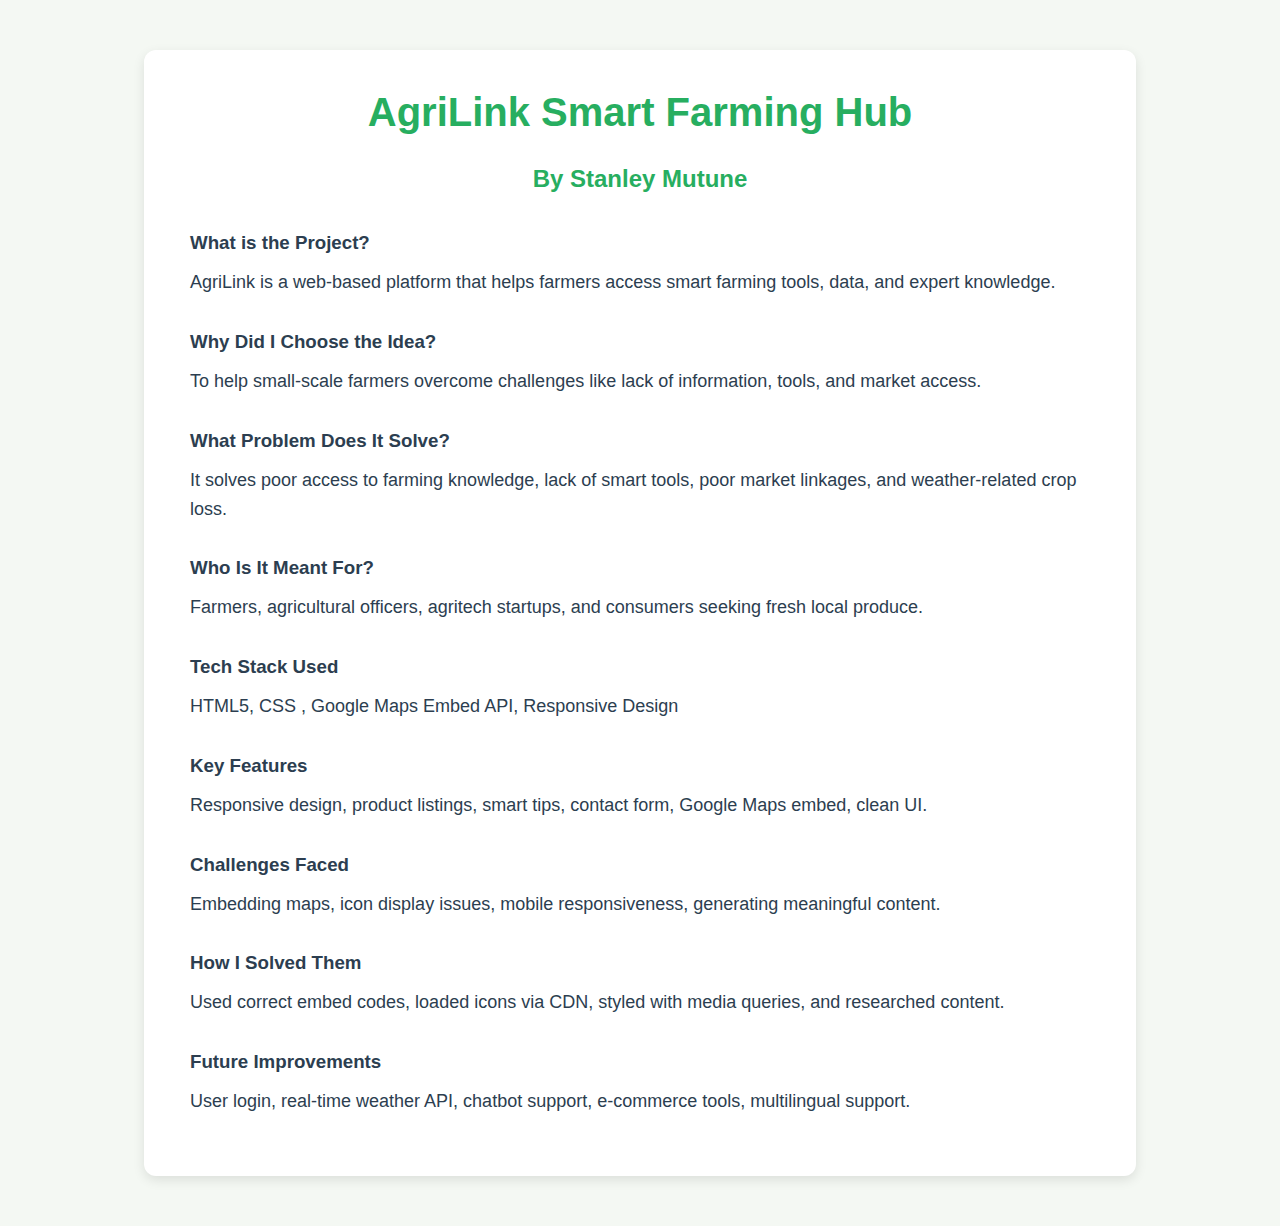
<file: agrilink-presentation.html>
<!DOCTYPE html>
<html lang="en">
<head>
  <meta charset="UTF-8">
  <meta name="viewport" content="width=device-width, initial-scale=1.0">
  <title>Project Overview - AgriLink</title>
  <link rel="stylesheet" href="style.css">
  <style>
    body {
      font-family: 'Segoe UI', sans-serif;
      background-color: #f4f8f3;
      color: #2c3e50;
      margin: 0;
      padding: 0;
    }

    .container {
      max-width: 1000px;
      margin: 50px auto;
      padding: 30px;
      background: #fff;
      border-radius: 12px;
      box-shadow: 0 4px 12px rgba(0,0,0,0.1);
    }

    h1, h2 {
      color: #27ae60;
      text-align: center;
    }

    .section {
      margin: 30px 0;
    }

    .section h3 {
      color: #2c3e50;
      margin-bottom: 10px;
    }

    .section p {
      margin: 0;
      line-height: 1.6;
    }
  </style>
</head>
<body>
  <div class="container">
    <h1>AgriLink Smart Farming Hub</h1>
    <h2>By Stanley Mutune</h2>

    <div class="section">
      <h3>What is the Project?</h3>
      <p>AgriLink is a web-based platform that helps farmers access smart farming tools, data, and expert knowledge.</p>
    </div>

    <div class="section">
      <h3>Why Did I Choose the Idea?</h3>
      <p>To help small-scale farmers overcome challenges like lack of information, tools, and market access.</p>
    </div>

    <div class="section">
      <h3>What Problem Does It Solve?</h3>
      <p>It solves poor access to farming knowledge, lack of smart tools, poor market linkages, and weather-related crop loss.</p>
    </div>

    <div class="section">
      <h3>Who Is It Meant For?</h3>
      <p>Farmers, agricultural officers, agritech startups, and consumers seeking fresh local produce.</p>
    </div>

    <div class="section">
      <h3>Tech Stack Used</h3>
      <p>HTML5, CSS , Google Maps Embed API, Responsive Design</p>
    </div>

    <div class="section">
      <h3>Key Features</h3>
      <p>Responsive design, product listings, smart tips, contact form, Google Maps embed, clean UI.</p>
    </div>

    <div class="section">
      <h3>Challenges Faced</h3>
      <p>Embedding maps, icon display issues, mobile responsiveness, generating meaningful content.</p>
    </div>

    <div class="section">
      <h3>How I Solved Them</h3>
      <p>Used correct embed codes, loaded icons via CDN, styled with media queries, and researched content.</p>
    </div>

    <div class="section">
      <h3>Future Improvements</h3>
      <p>User login, real-time weather API, chatbot support, e-commerce tools, multilingual support.</p>
    </div>
  </div>
</body>
</html>
</file>
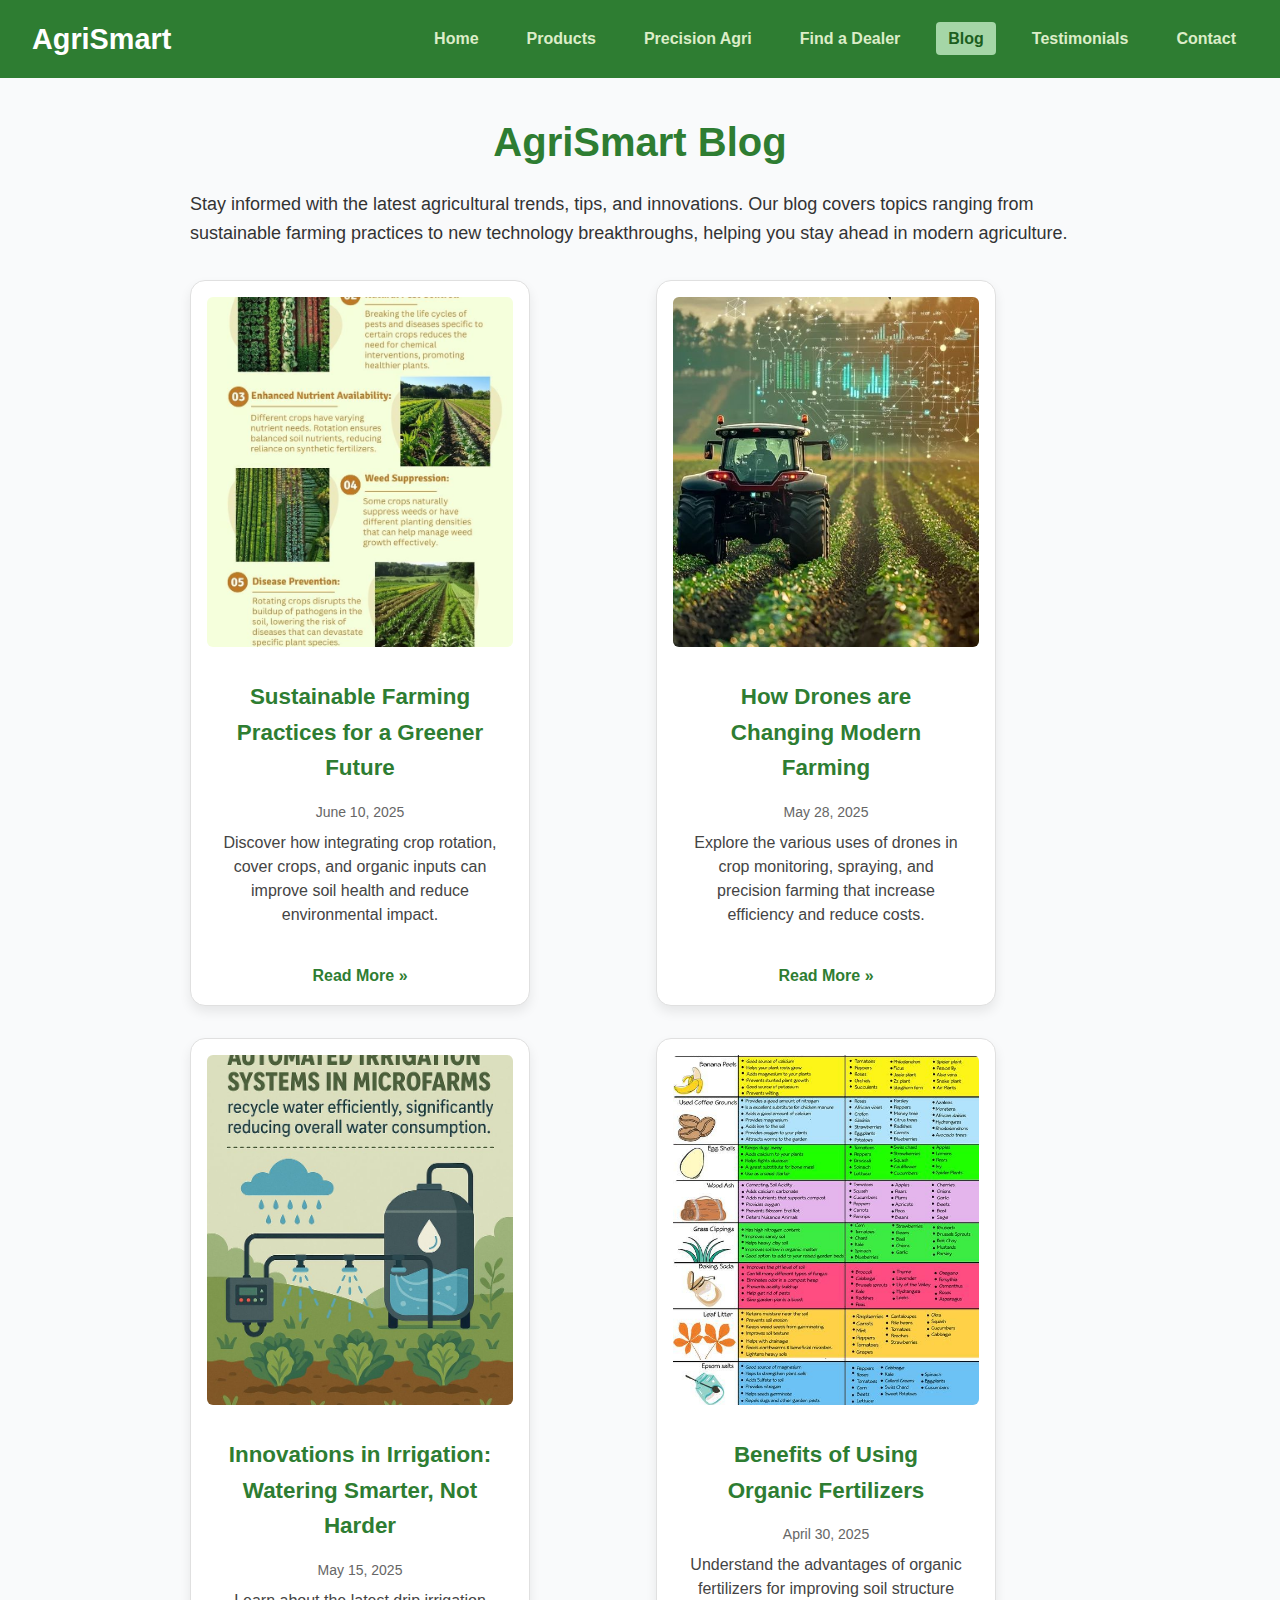
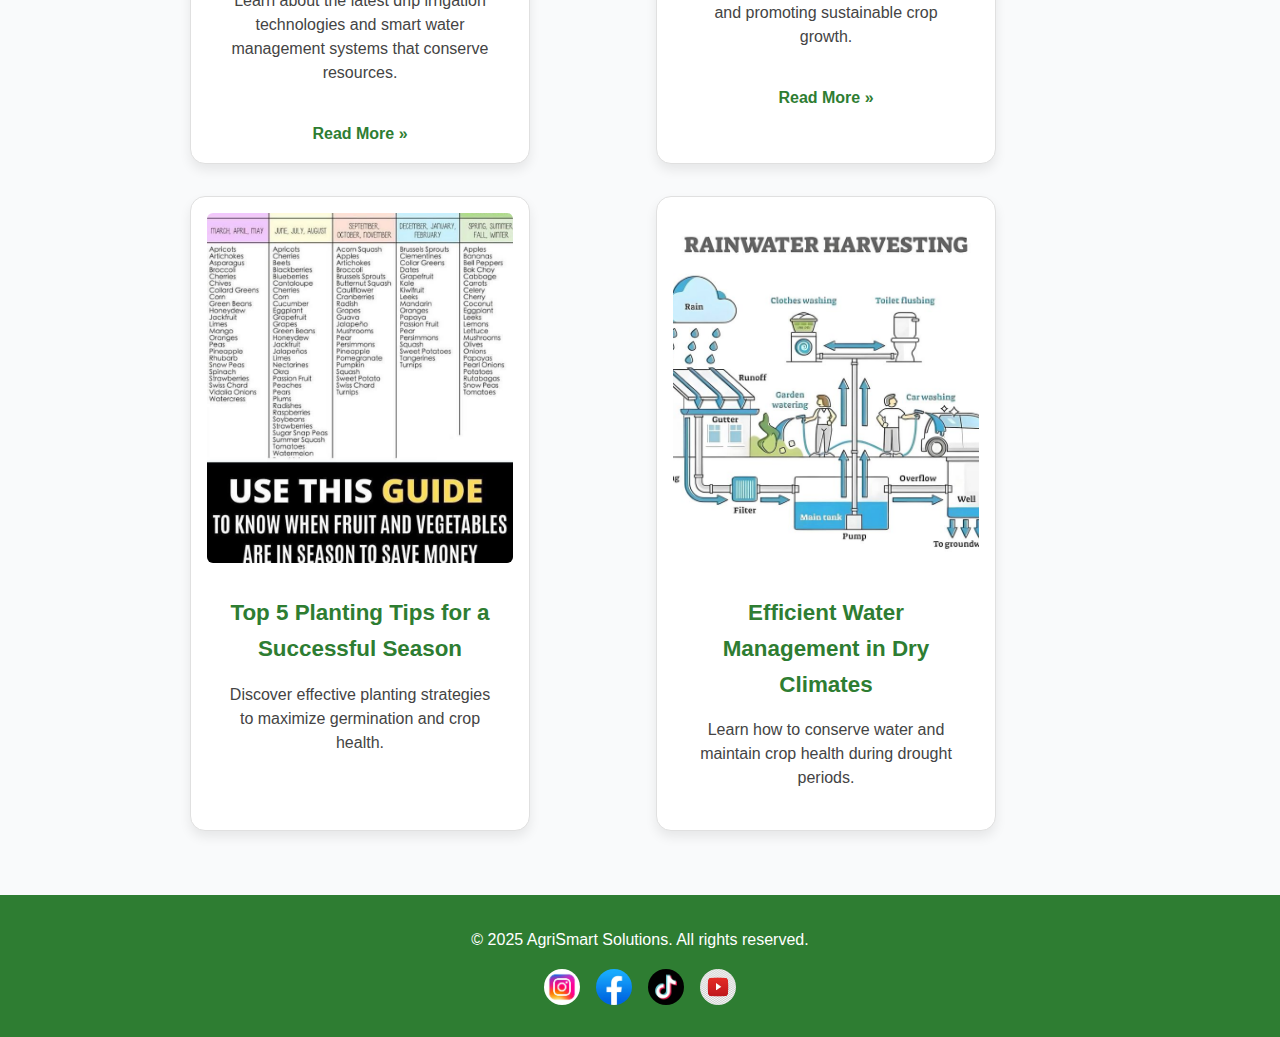
<file: blog.html>
<!DOCTYPE html>
<html lang="en">
<head>
  <meta charset="UTF-8" />
  <meta name="viewport" content="width=device-width, initial-scale=1" />
  <title>Blog - AgriSmart</title>
  <link rel="stylesheet" href="style.css" />
</head>
<body>
  <header class="navbar">
    <div class="logo">AgriSmart</div>
    <nav>
      <ul class="nav-links">
        <li><a href="index.html">Home</a></li>
        <li><a href="products.html">Products</a></li>
        <li><a href="precision.html">Precision Agri</a></li>
        <li><a href="dealers.html">Find a Dealer</a></li>
        <li><a href="blog.html" class="active">Blog</a></li>
        <li><a href="testimonials.html">Testimonials</a></li>
        <li><a href="contact.html">Contact</a></li>
      </ul>
    </nav>
  </header>

  <main class="section">
    <h1>AgriSmart Blog</h1>
    <p>
      Stay informed with the latest agricultural trends, tips, and innovations. Our blog covers topics ranging from sustainable farming practices to new technology breakthroughs, helping you stay ahead in modern agriculture.
    </p>

    <div class="grid blog-grid">
      <article class="card blog-post">
        <img src="assets/Discover the Benefits of Crop Rotation!.jpeg" alt="Sustainable Farming Practices" />
        <h3>Sustainable Farming Practices for a Greener Future</h3>
        <p class="date">June 10, 2025</p>
        <p>Discover how integrating crop rotation, cover crops, and organic inputs can improve soil health and reduce environmental impact.</p>
        <a href="#" class="read-more">Read More &raquo;</a>
      </article>
      
      <article class="card blog-post">
        <img src="assets/Futuristic agriculture_ drones, tractors, and precision farming technology_.jpeg" alt="Drones in Agriculture" />
        <h3>How Drones are Changing Modern Farming</h3>
        <p class="date">May 28, 2025</p>
        <p>Explore the various uses of drones in crop monitoring, spraying, and precision farming that increase efficiency and reduce costs.</p>
        <a href="#" class="read-more">Read More &raquo;</a>
      </article>

      <article class="card blog-post">
        <img src="assets/Smart Watering for Urban Farms_ Reduce Waste, Boost Growth.jpeg" alt="Irrigation Innovations" />
        <h3>Innovations in Irrigation: Watering Smarter, Not Harder</h3>
        <p class="date">May 15, 2025</p>
        <p>Learn about the latest drip irrigation technologies and smart water management systems that conserve resources.</p>
        <a href="#" class="read-more">Read More &raquo;</a>
      </article>

      <article class="card blog-post">
        <img src="assets/Feed Your Plants for Free_ Printable Fertilizer Cheat Sheet, Vegetable Garden Cheat Sheet, Organic Fertilizer Guide, Homemade Plant Food - Etsy UK.jpeg" alt="Organic Fertilizers" />
        <h3>Benefits of Using Organic Fertilizers</h3>
        <p class="date">April 30, 2025</p>
        <p>Understand the advantages of organic fertilizers for improving soil structure and promoting sustainable crop growth.</p>
        <a href="#" class="read-more">Read More &raquo;</a>
      </article>
      <div class="card">
      <img src="assets/f02fec60-c953-44b2-acdf-f29fa4d43b50.jpeg" alt="Planting Tips" />
      <h3>Top 5 Planting Tips for a Successful Season</h3>
      <p>Discover effective planting strategies to maximize germination and crop health.</p>
    </div>
    <div class="card">
      <img src="assets/Rainwater Harvesting.jpeg" alt="Water Management" />
      <h3>Efficient Water Management in Dry Climates</h3>
      <p>Learn how to conserve water and maintain crop health during drought periods.</p>
    </div>
    </div>
  </main>

  <footer class="footer">
  <p>&copy; 2025 AgriSmart Solutions. All rights reserved.</p>
  <div class="social-media">
    <img src="assets/Modern badge logo instagram icon _ Premium Vector.jpeg" alt="Instagram" /></a>
    <img src="assets/Free Facebook.jpeg" alt="Facebook" /></a>
    <img src="assets/Real TikTok Logo.jpeg" alt="TikTok" /></a>
    <img src="assets/YouTube Logo PNG - Free Download.jpeg" alt="YouTube" /></a>
  </div>
</footer>

</body>
</html>
</file>
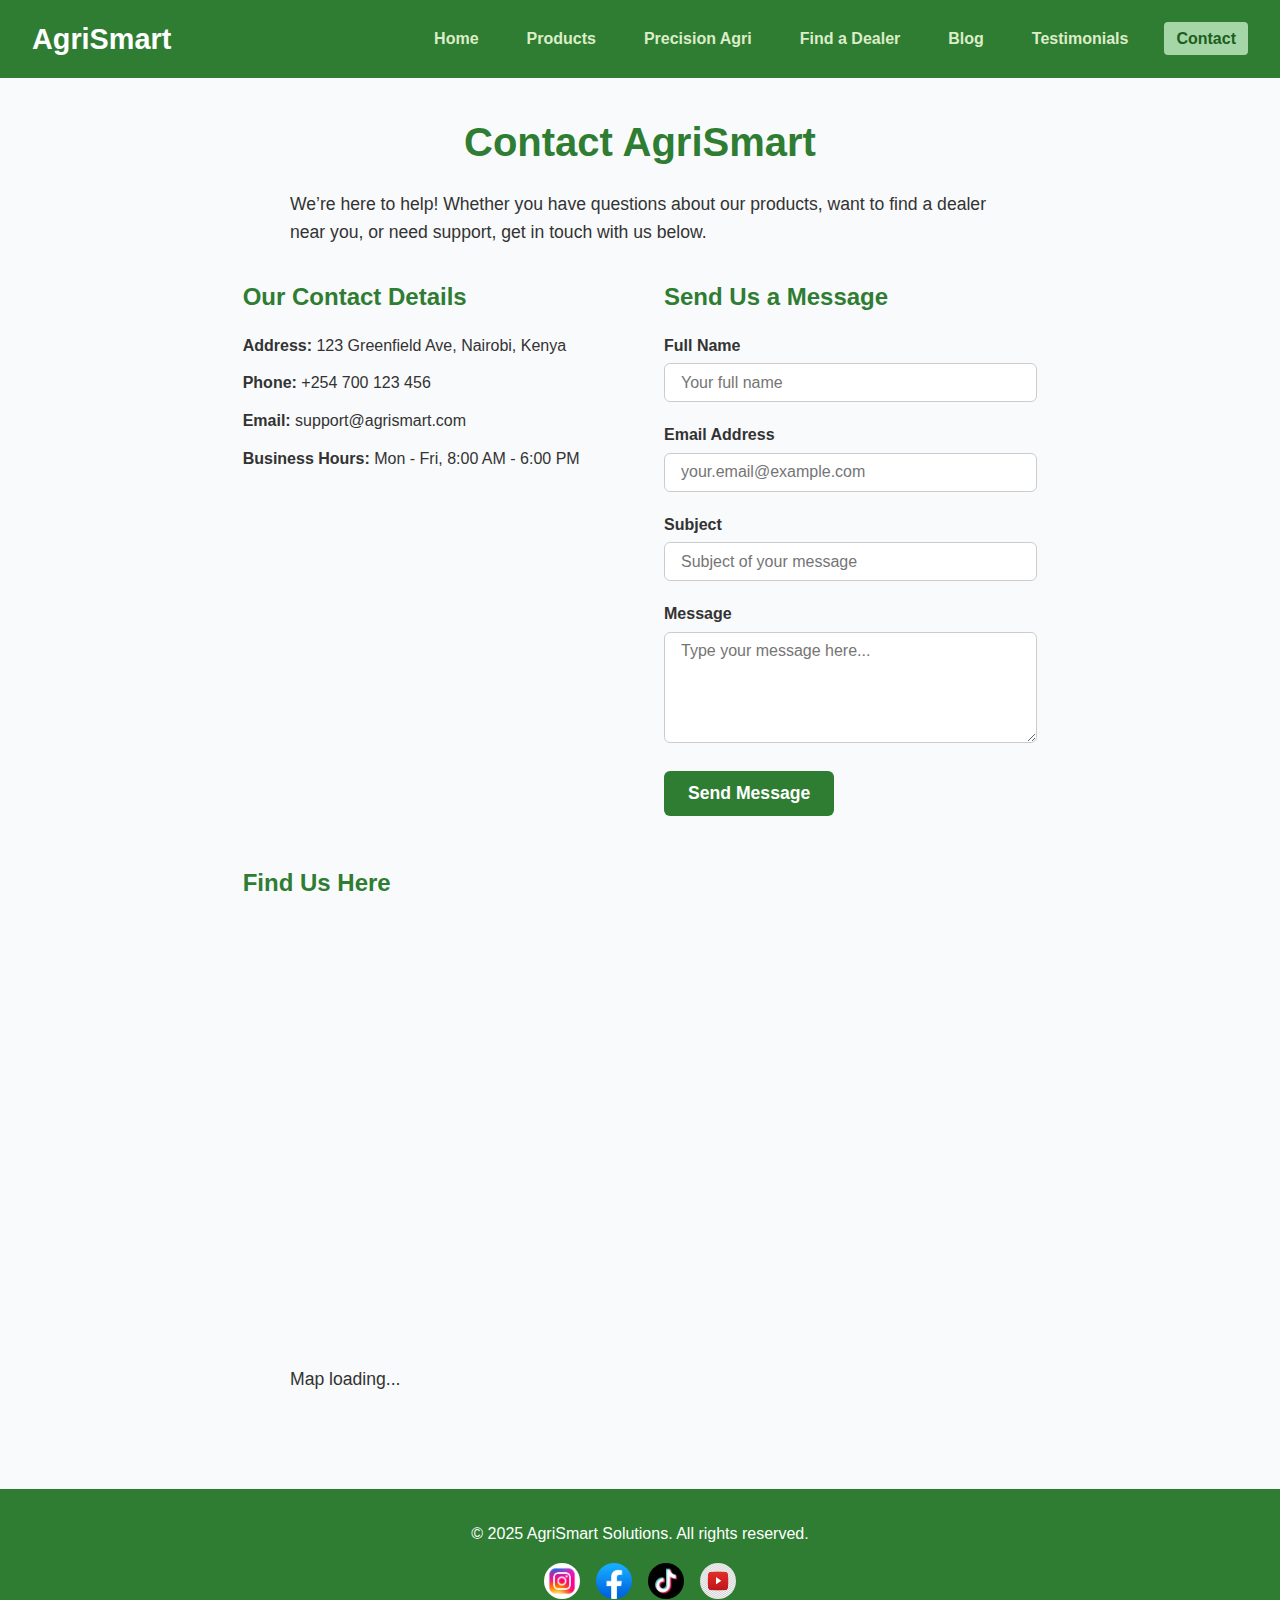
<file: contact.html>
<!DOCTYPE html>
<html lang="en">
<head>
  <meta charset="UTF-8" />
  <meta name="viewport" content="width=device-width, initial-scale=1" />
  <title>Contact Us - AgriSmart</title>
  <link rel="stylesheet" href="style.css" />
</head>
<body>
  <header class="navbar">
    <div class="logo">AgriSmart</div>
    <nav>
      <ul class="nav-links">
        <li><a href="index.html">Home</a></li>
        <li><a href="products.html">Products</a></li>
        <li><a href="precision.html">Precision Agri</a></li>
        <li><a href="dealers.html">Find a Dealer</a></li>
        <li><a href="blog.html">Blog</a></li>
        <li><a href="testimonials.html">Testimonials</a></li>
        <li><a href="contact.html" class="active">Contact</a></li>
      </ul>
    </nav>
  </header>

  <main class="section contact-section">
    <h1>Contact AgriSmart</h1>
    <p>
      We’re here to help! Whether you have questions about our products, want to find a dealer near you, or need support, get in touch with us below.
    </p>

    <div class="contact-container">
      <section class="contact-info">
        <h2>Our Contact Details</h2>
        <p><strong>Address:</strong> 123 Greenfield Ave, Nairobi, Kenya</p>
        <p><strong>Phone:</strong> +254 700 123 456</p>
        <p><strong>Email:</strong> support@agrismart.com</p>
        <p><strong>Business Hours:</strong> Mon - Fri, 8:00 AM - 6:00 PM</p>
      </section>

      <section class="contact-form-section">
        <h2>Send Us a Message</h2>
        <form action="#" method="POST" class="contact-form">
          <label for="name">Full Name</label>
          <input type="text" id="name" name="name" required placeholder="Your full name" />

          <label for="email">Email Address</label>
          <input type="email" id="email" name="email" required placeholder="your.email@example.com" />

          <label for="subject">Subject</label>
          <input type="text" id="subject" name="subject" placeholder="Subject of your message" />

          <label for="message">Message</label>
          <textarea id="message" name="message" rows="5" required placeholder="Type your message here..."></textarea>

          <button type="submit" class="btn-primary">Send Message</button>
        </form>
      </section>
    </div>

    <section class="map-section">
      <h2>Find Us Here</h2>
      <div class="map-placeholder">
<div class="google-map">
  <iframe
    src="https://www.google.com/maps/embed?pb=!1m14!1m12!1m3!1d3988.8177414394077!2d36.821296960115426!3d-1.2832043337746286!2m3!1f0!2f0!3f0!3m2!1i1024!2i768!4f13.1!5e0!3m2!1sen!2ske!4v1750064817102!5m2!1sen!2ske"
    width="600"
    height="450"
    style="border:0;"
    allowfullscreen=""
    loading="lazy"
    referrerpolicy="no-referrer-when-downgrade"
  ></iframe>
</div>
        <p>Map loading...</p>
      </div>
    </section>
  </main>

  <footer class="footer">
  <p>&copy; 2025 AgriSmart Solutions. All rights reserved.</p>
  <div class="social-media">
    <img src="assets/Modern badge logo instagram icon _ Premium Vector.jpeg" alt="Instagram" /></a>
    <img src="assets/Free Facebook.jpeg" alt="Facebook" /></a>
    <img src="assets/Real TikTok Logo.jpeg" alt="TikTok" /></a>
    <img src="assets/YouTube Logo PNG - Free Download.jpeg" alt="YouTube" /></a>
  </div>
</footer>

</body>
</html>
</file>
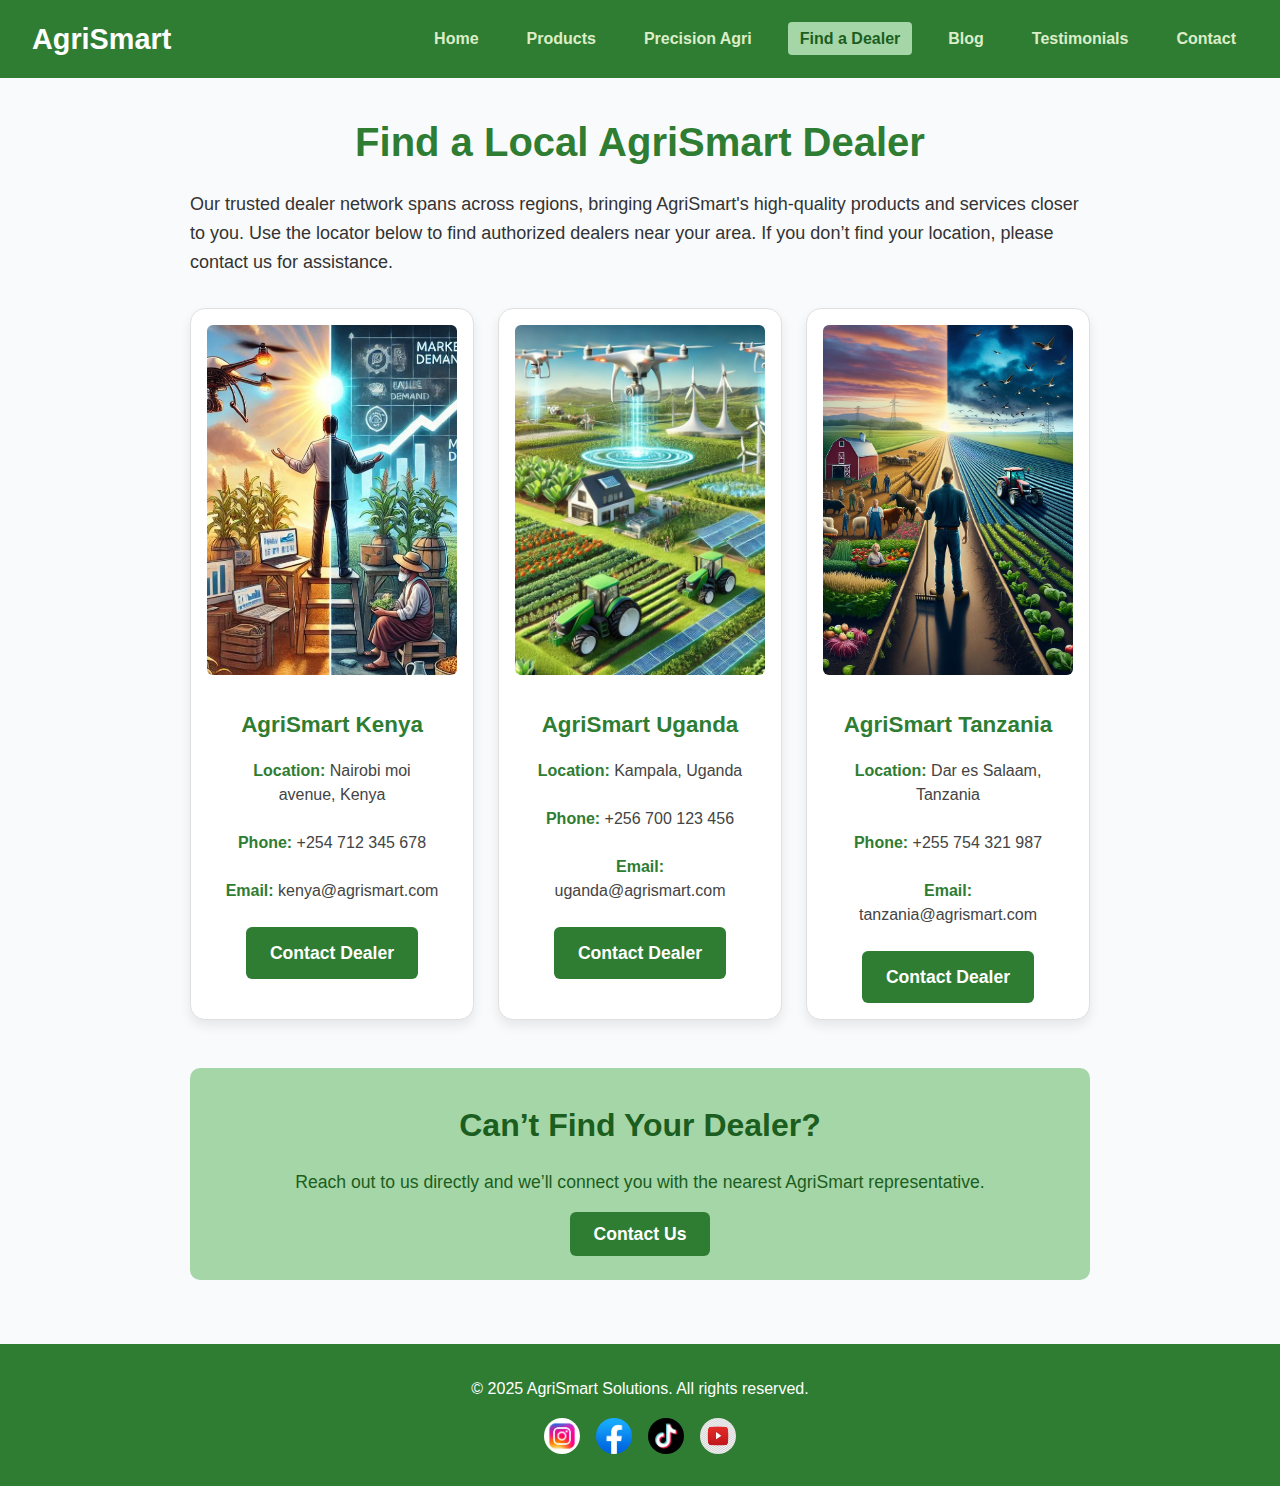
<file: dealers.html>
<!DOCTYPE html>
<html lang="en">
<head>
  <meta charset="UTF-8" />
  <meta name="viewport" content="width=device-width, initial-scale=1" />
  <title>Find a Dealer - AgriSmart</title>
  <link rel="stylesheet" href="style.css" />
</head>
<body>
  <header class="navbar">
    <div class="logo">AgriSmart</div>
    <nav>
      <ul class="nav-links">
        <li><a href="index.html">Home</a></li>
        <li><a href="products.html">Products</a></li>
        <li><a href="precision.html">Precision Agri</a></li>
        <li><a href="dealers.html" class="active">Find a Dealer</a></li>
        <li><a href="blog.html">Blog</a></li>
        <li><a href="testimonials.html">Testimonials</a></li>
        <li><a href="contact.html">Contact</a></li>
      </ul>
    </nav>
  </header>

  <main class="section">
    <h1>Find a Local AgriSmart Dealer</h1>
    <p>
      Our trusted dealer network spans across regions, bringing AgriSmart's high-quality products and services closer to you. Use the locator below to find authorized dealers near your area. If you don’t find your location, please contact us for assistance.
    </p>

    <div class="dealer-locator">
      <div class="grid">
        <div class="card dealer-card">
          <img src="assets/🌾 Transforming Agriculture with Technology!.jpeg" alt="Kenya Dealer" />
          <h3>AgriSmart Kenya</h3>
          <p><strong>Location:</strong> Nairobi moi avenue, Kenya</p>
          <p><strong>Phone:</strong> +254 712 345 678</p>
          <p><strong>Email:</strong> kenya@agrismart.com</p>
          <a href="contact.html" class="btn-primary">Contact Dealer</a>
        </div>
        <div class="card dealer-card">
          <img src="assets/Gideon Deleon Guerrero - Modern Agriculture _ Sustainable Farming for a Better Future.jpeg" alt="Uganda Dealer" />
          <h3>AgriSmart Uganda</h3>
          <p><strong>Location:</strong> Kampala, Uganda</p>
          <p><strong>Phone:</strong> +256 700 123 456</p>
          <p><strong>Email:</strong> uganda@agrismart.com</p>
          <a href="contact.html" class="btn-primary">Contact Dealer</a>
        </div>
        <div class="card dealer-card">
          <img src="assets/Farming Regulations_ State vs_ Federal.jpeg" alt="Tanzania Dealer" />
          <h3>AgriSmart Tanzania</h3>
          <p><strong>Location:</strong> Dar es Salaam, Tanzania</p>
          <p><strong>Phone:</strong> +255 754 321 987</p>
          <p><strong>Email:</strong> tanzania@agrismart.com</p>
          <a href="contact.html" class="btn-primary">Contact Dealer</a>
        </div>
      </div>
    </div>

    <section class="cta-section">
      <h2>Can’t Find Your Dealer?</h2>
      <p>Reach out to us directly and we’ll connect you with the nearest AgriSmart representative.</p>
      <a href="contact.html" class="btn-primary">Contact Us</a>
    </section>
  </main>

  <footer class="footer">
  <p>&copy; 2025 AgriSmart Solutions. All rights reserved.</p>
  <div class="social-media">
    <img src="assets/Modern badge logo instagram icon _ Premium Vector.jpeg" alt="Instagram" /></a>
   <img src="assets/Free Facebook.jpeg" alt="Facebook" /></a>
   <img src="assets/Real TikTok Logo.jpeg" alt="TikTok" /></a>
   <img src="assets/YouTube Logo PNG - Free Download.jpeg" alt="YouTube" /></a>
  </div>
</footer>

</body>
</html>
</file>
<file: style.css>
/* Reset some default browser styles */
* {
  box-sizing: border-box;
  margin: 0;
  padding: 0;
  font-family: 'Segoe UI', Tahoma, Geneva, Verdana, sans-serif;
}

/* Body */
body {
  background: #f9fafb;
  color: #333;
  line-height: 1.6;
  min-height: 100vh;
  display: flex;
  flex-direction: column;
}

/* Navbar */
.navbar {
  background-color: #2e7d32; /* dark green */
  padding: 1rem 2rem;
  display: flex;
  align-items: center;
  justify-content: space-between;
  flex-wrap: wrap;
}

.logo {
  font-size: 1.8rem;
  font-weight: 700;
  color: #fff;
  user-select: none;
}

.nav-links {
  list-style: none;
  display: flex;
  gap: 1.5rem;
  flex-wrap: wrap;
}

.nav-links li a {
  color: #dcedc8;
  text-decoration: none;
  font-weight: 600;
  padding: 0.5rem 0.75rem;
  border-radius: 4px;
  transition: background-color 0.3s ease;
}

.nav-links li a:hover,
.nav-links li a.active {
  background-color: #a5d6a7;
  color: #1b5e20;
}

/* Main content section */
.section {
  flex: 1;
  max-width: 1200px;
  margin: 2rem auto 4rem;
  padding: 0 1rem;
}

h1 {
  font-size: 2.5rem;
  margin-bottom: 1rem;
  color: #2e7d32;
  text-align: center;
}

p {
  margin-bottom: 1.25rem;
  font-size: 1.125rem;
  max-width: 900px;
  margin-left: auto;
  margin-right: auto;
}

/* Grid layout for cards */
.grid {
  display: grid;
  grid-template-columns: repeat(auto-fit, minmax(250px, 1fr));
  gap: 1.5rem;
  margin-top: 2rem;
}

.card {
  background: #fff;
  border-radius: 8px;
  box-shadow: 0 5px 15px rgba(46, 125, 50, 0.15);
  padding: 1rem;
  display: flex;
  flex-direction: column;
  align-items: center;
  text-align: center;
  transition: transform 0.3s ease;
}

.card:hover {
  transform: translateY(-8px);
}

.card img {
  max-width: 100%;
  border-radius: 6px;
  margin-bottom: 1rem;
  height: 160px;
  object-fit: cover;
}

.card h3 {
  color: #2e7d32;
  margin-bottom: 0.5rem;
  font-size: 1.3rem;
}

.card p {
  font-size: 1rem;
  color: #555;
}

/* Footer */
.footer {
  background-color: #1b5e20;
  color: #dcedc8;
  text-align: center;
  padding: 1.5rem 1rem;
  user-select: none;
}

.footer p {
  margin-bottom: 0.75rem;
  font-size: 1rem;
}

.social-media {
  display: flex;
  justify-content: center;
  gap: 1rem;
}

.social-media a img {
  width: 28px;
  height: 28px;
  filter: brightness(0) invert(1);
  transition: filter 0.3s ease;
}

.social-media a:hover img {
  filter: brightness(0) invert(0.7);
}

/* Responsive nav for small screens */
@media (max-width: 768px) {
  .nav-links {
    flex-direction: column;
    gap: 0.75rem;
    width: 100%;
    margin-top: 1rem;
  }

  .navbar {
    flex-direction: column;
    align-items: flex-start;
  }
}

.cta-section {
  background-color: #a5d6a7;
  color: #1b5e20;
  text-align: center;
  padding: 2rem 1rem;
  margin-top: 3rem;
  border-radius: 10px;
  max-width: 900px;
  margin-left: auto;
  margin-right: auto;
}

.cta-section h2 {
  margin-bottom: 1rem;
  font-size: 2rem;
  font-weight: 700;
}

.cta-section p {
  margin-bottom: 1.5rem;
  font-size: 1.1rem;
}

.btn-primary {
  background-color: #2e7d32;
  color: white;
  padding: 0.85rem 2rem;
  font-size: 1.125rem;
  font-weight: 700;
  border: none;
  border-radius: 30px;
  cursor: pointer;
  text-decoration: none;
  transition: background-color 0.3s ease;
}

.btn-primary:hover {
  background-color: #1b5e20;
}

.dealer-card img {
  height: 180px;
  object-fit: cover;
  border-radius: 6px;
  margin-bottom: 1rem;
}

.dealer-card p {
  font-size: 1rem;
  color: #444;
  margin-bottom: 0.5rem;
}

.dealer-card strong {
  color: #2e7d32;
}

.blog-grid {
  grid-template-columns: repeat(auto-fit, minmax(280px, 1fr));
  gap: 2rem;
}

.blog-post img {
  height: 180px;
  width: 100%;
  object-fit: cover;
  border-radius: 6px;
  margin-bottom: 1rem;
}

.blog-post .date {
  font-size: 0.875rem;
  color: #666;
  margin-bottom: 0.5rem;
}

.blog-post .read-more {
  display: inline-block;
  margin-top: 0.75rem;
  font-weight: 700;
  color: #2e7d32;
  text-decoration: none;
}

.blog-post .read-more:hover {
  text-decoration: underline;
}

.testimonials-grid {
  grid-template-columns: repeat(auto-fit, minmax(280px, 1fr));
  gap: 2rem;
}

.testimonial-card img {
  width: 100%;
  height: 200px;
  object-fit: cover;
  border-radius: 8px;
  margin-bottom: 1rem;
}

.testimonial-card .location {
  font-style: italic;
  color: #555;
  margin-bottom: 1rem;
}

.testimonial-card p {
  font-size: 1rem;
  color: #333;
}

.contact-section p {
  max-width: 700px;
  margin-bottom: 2rem;
  color: #333;
  font-size: 1.1rem;
}

.contact-container {
  display: flex;
  flex-wrap: wrap;
  gap: 3rem;
  margin-bottom: 3rem;
  justify-content: center;
}

.contact-info, .contact-form-section {
  flex: 1 1 350px;
  max-width: 450px;
}

.contact-info h2, .contact-form-section h2, .map-section h2 {
  color: #2e7d32;
  margin-bottom: 1rem;
}

.contact-info p {
  font-size: 1rem;
  margin-bottom: 0.75rem;
}

.contact-form label {
  display: block;
  margin-bottom: 0.3rem;
  font-weight: 600;
}

.contact-form input,
.contact-form textarea {
  width: 100%;
  padding: 0.6rem 1rem;
  margin-bottom: 1.25rem;
  border: 1px solid #ccc;
  border-radius: 6px;
  font-size: 1rem;
  font-family: inherit;
}

.contact-form textarea {
  resize: vertical;
}

.btn-primary {
  background-color: #2e7d32;
  color: white;
  padding: 0.75rem 1.5rem;
  border: none;
  border-radius: 6px;
  font-size: 1.1rem;
  cursor: pointer;
  transition: background-color 0.3s ease;
}

.btn-primary:hover {
  background-color: #276729;
}

.google-map {
  position: relative;
  padding-bottom: 56.25%; /* 16:9 aspect ratio */
  height: 0;
  overflow: hidden;
}

.google-map iframe {
  position: absolute;
  top: 0;
  left: 0;
  width: 100%;
  height: 100%;
}

/* Card Container - wraps multiple cards */
.card-container {
  display: flex;
  flex-wrap: wrap;
  gap: 2rem;
  justify-content: center;
  margin: 3rem auto;
  max-width: 1200px;
  padding: 0 1rem;
}

/* Individual Card */
.card {
  background: #ffffff;
  border-radius: 15px;
  box-shadow: 0 6px 12px rgba(0, 0, 0, 0.08);
  border: 1px solid #e0e0e0;
  overflow: hidden;
  width: 100%;
  max-width: 340px;
  transition: transform 0.3s ease, box-shadow 0.3s ease;
}

.card:hover {
  transform: translateY(-5px);
  box-shadow: 0 12px 20px rgba(0, 0, 0, 0.15);
}

/* Card Image */
.card img {
  width: 100%;
  height: 350px;
  object-fit: cover;
}

/* Card Text Content */
.card h3 {
  font-size: 1.4rem;
  margin: 1rem;
  color: #2e7d32;
}

.card p {
  font-size: 1rem;
  margin: 0 1rem 1.5rem;
  color: #444;
  line-height: 1.5;
}

/* Mobile Responsive Cards */
@media (max-width: 768px) {
  .card-container {
    flex-direction: column;
    align-items: center;
  }

  .card {
    max-width: 90%;
  }
}

.footer {
  text-align: center;
  background-color: #2e7d32;
  color: white;
  padding: 2rem 1rem;
}

.footer .social-media {
  margin-top: 1rem;
}

.footer .social-media a {
  display: inline-block;
  margin: 0 10px;
}

.footer .social-media img {
  width: 36px;
  height: 36px;
  transition: transform 0.3s ease;
  border-radius: 50%;
}

.footer .social-media img:hover {
  transform: scale(1.2);
}
</file>
